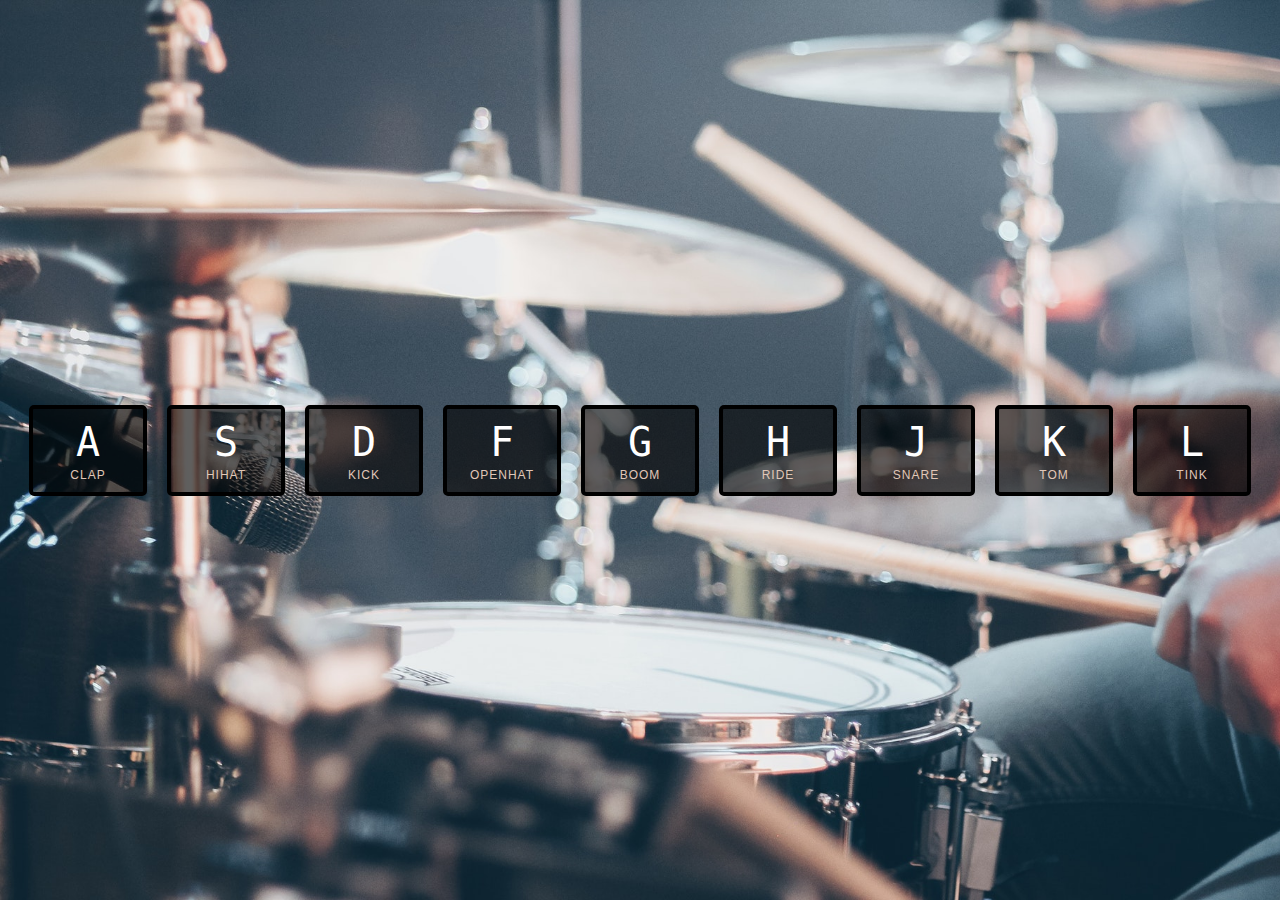
<file: DAY1 - JavaScript Drum Kit/index.html>
<!DOCTYPE html>
<html>

<head>
  <title>JavaScript Drum Kit</title>
  <meta charset="utf-8">
  <meta name="viewport" content="width=device-width, initial-scale=1">
  <link rel="stylesheet" href="style.css">
</head>

<body>
  <div class="keys">
    <div class="key" data-key="65">
      <kbd>A</kbd>
      <span class="sound">clap</span>
    </div>
    <div class="key" data-key="83">
      <kbd>S</kbd>
      <span class="sound">hihat</span>
    </div>
    <div class="key" data-key="68">
      <kbd>D</kbd>
      <span class="sound">kick</span>
    </div>
    <div class="key" data-key="70">
      <kbd>F</kbd>
      <span class="sound">openhat</span>
    </div>
    <div class="key" data-key="71">
      <kbd>G</kbd>
      <span class="sound">boom</span>
    </div>
    <div class="key" data-key="72">
      <kbd>H</kbd>
      <span class="sound">ride</span>
    </div>
    <div class="key" data-key="74">
      <kbd>J</kbd>
      <span class="sound">snare</span>
    </div>
    <div class="key" data-key="75">
      <kbd>K</kbd>
      <span class="sound">tom</span>
    </div>
    <div class="key" data-key="76">
      <kbd>L</kbd>
      <span class="sound">tink</span>
    </div>
  </div>

  <audio src="sounds/clap.wav" data-key="65"></audio>
  <audio src="sounds/hihat.wav" data-key="83"></audio>
  <audio src="sounds/kick.wav" data-key="68"></audio>
  <audio src="sounds/openhat.wav" data-key="70"></audio>
  <audio src="sounds/boom.wav" data-key="71"></audio>
  <audio src="sounds/ride.wav" data-key="72"></audio>
  <audio src="sounds/snare.wav" data-key="74"></audio>
  <audio src="sounds/tom.wav" data-key="75"></audio>
  <audio src="sounds/kick.wav" data-key="76"></audio>

  <script src="app.js"></script>
</body>

</html>
</file>
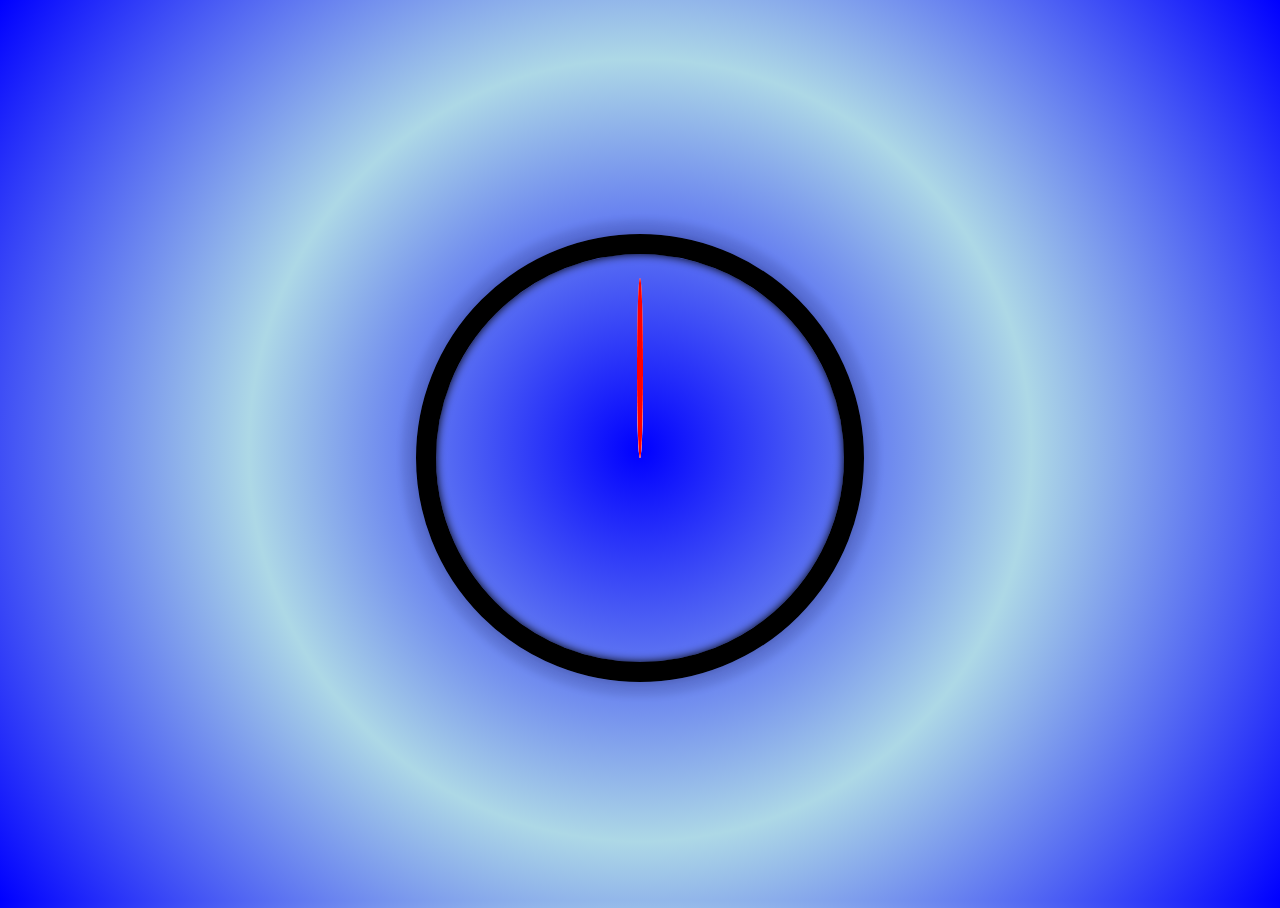
<file: DAY2 - CSS and JS Clock/index.html>
<!DOCTYPE html>
<html>
  <head>
    <title>CSS and JS Clock</title>
    <meta charset="utf-8">
    <meta name="viewport" content="width=device-width, initial-scale=1">
    <link rel="stylesheet" href="style.css">
  </head>
<body>
<div class="clock">
  <div class="clock-face">
    <div class="hand hour-hand"></div>
    <div class="hand min-hand"></div>
    <div class="hand sec-hand"></div>
</div>
</div>
<script src="app.js"></script>
</body>
</html>
</file>
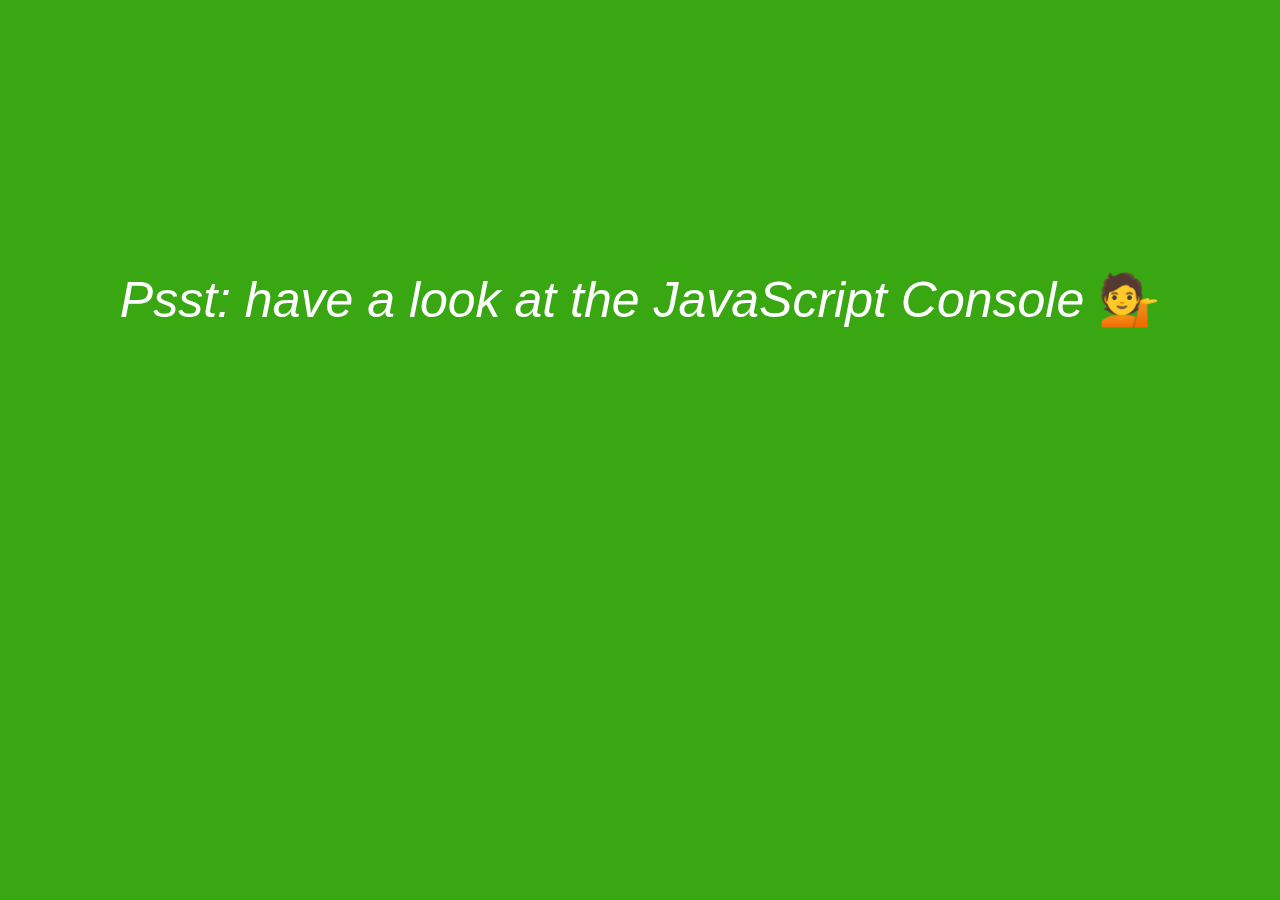
<file: DAY4 - Array Cardio Part 1/index.html>
<!DOCTYPE html>
<html>

<head>
  <title>Array Cardio Part 1</title>
  <meta charset="utf-8">
  <meta name="viewport" content="width=device-width, initial-scale=1">
  <link rel="stylesheet" href="style.css">
</head>

<body>
  <p><em>Psst: have a look at the JavaScript Console</em> 💁</p>
  <script src="app.js"></script>
</body>

</html>
</file>
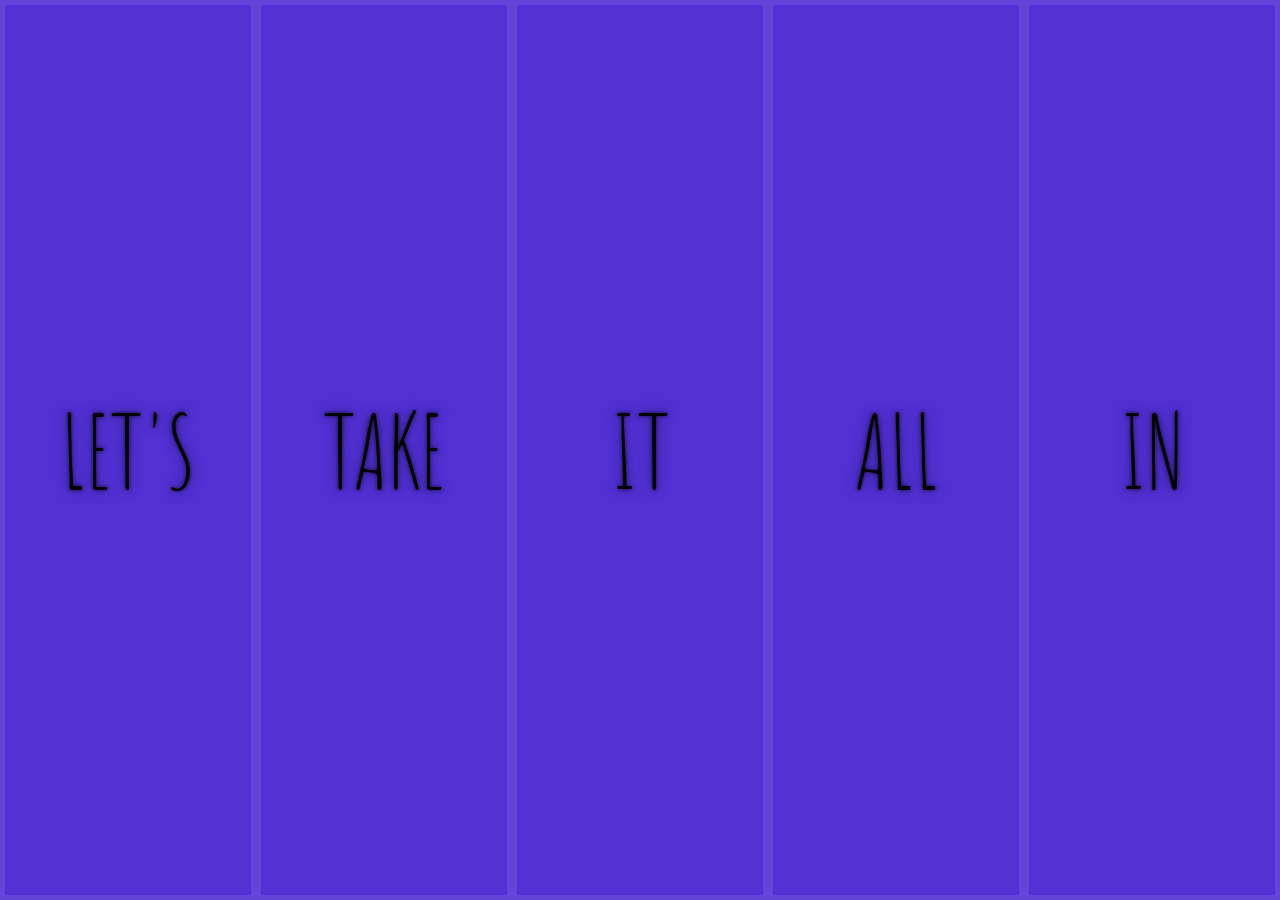
<file: DAY5 - Flex Panels Image Galery/index.html>
<!DOCTYPE html>
<html>

<head>
  <title>Flex Panels Image Galery</title>
  <meta charset="utf-8">
  <meta name="viewport" content="width=device-width, initial-scale=1">
  <link rel="stylesheet" href="style.css">
</head>

<body>
  <div class="panels">
    <div class="panel panel1">
      <p>Hey</p>
      <p>Let's</p>
      <p>Dance</p>
    </div>
    <div class="panel panel2">
      <p>Give</p>
      <p>Take</p>
      <p>Receive</p>
    </div>
    <div class="panel panel3">
      <p>Experience</p>
      <p>It</p>
      <p>Today</p>
    </div>
    <div class="panel panel4">
      <p>Give</p>
      <p>All</p>
      <p>You can</p>
    </div>
    <div class="panel panel5">
      <p>Life</p>
      <p>In</p>
      <p>Motion</p>
    </div>
  </div>
  <script src="app.js"></script>
</body>

</html>
</file>
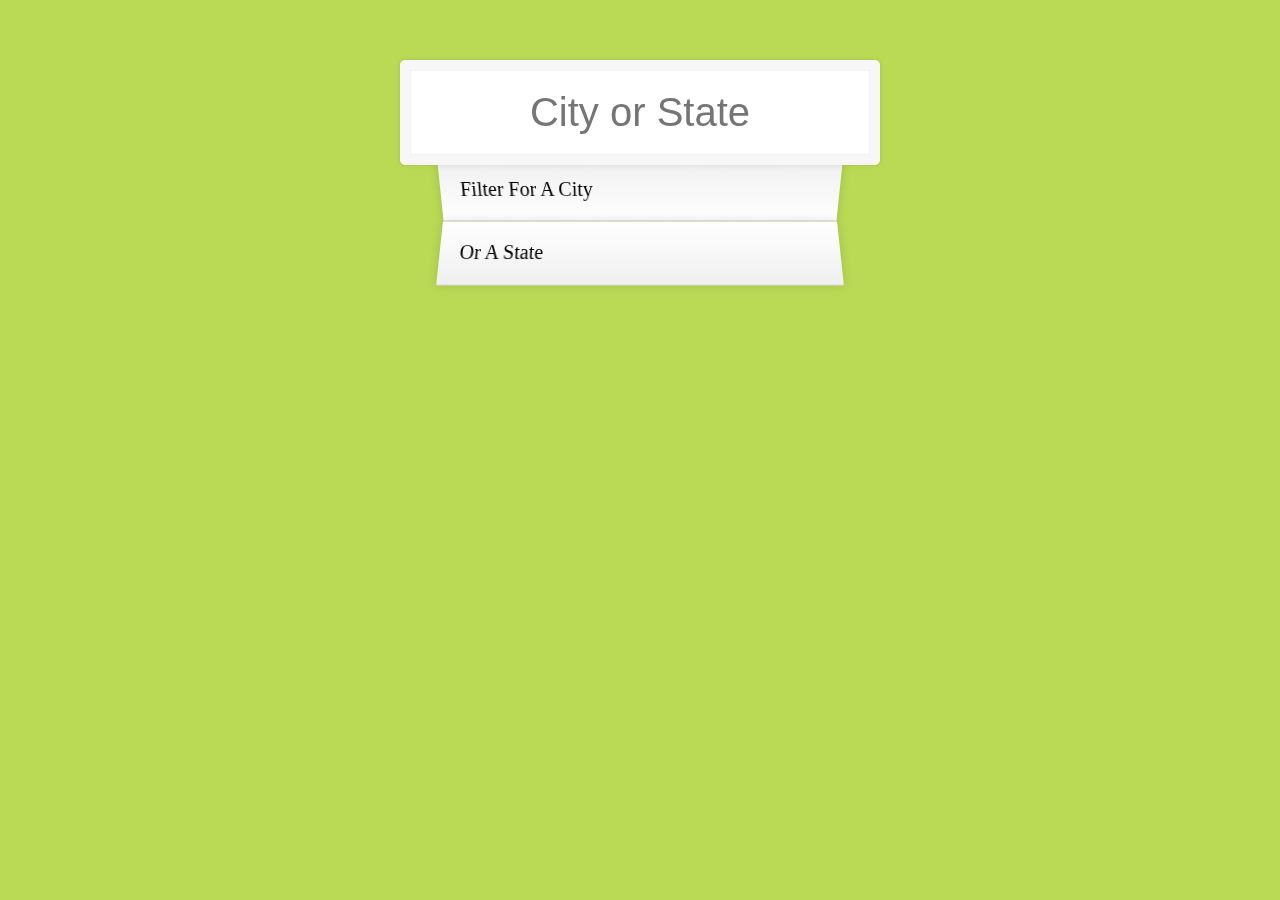
<file: DAY6 - Ajax Type Ahead/index.html>
<!DOCTYPE html>
<html>

<head>
  <title>Type Ahead 👀</title>
  <meta charset="utf-8">
  <meta name="viewport" content="width=device-width, initial-scale=1">
  <link rel="stylesheet" href="style.css">
</head>

<body>
  <form class="search-form">
    <input type="text" class="search" placeholder="City or State">
    <ul class="suggestions">
      <li>Filter for a city</li>
      <li>or a state</li>
    </ul>
  </form>

  <script src="app.js"></script>
</body>

</html>
</file>
<file: DAY1 - JavaScript Drum Kit/style.css>
html {
  font-size: 10px;
  background: url(drums.jpeg);
  background-size: cover;
}

html,
body {
  margin: 0;
  padding: 0;
  font-family: sans-serif;
}

.keys {
  display: flex;
  flex: 1;
  min-height: 100vh;
  align-items: center;
  justify-content: center;
}

.key {
  border: .4rem solid black;
  border-radius: .5rem;
  margin: 1rem;
  font-size: 1.5rem;
  padding: 1rem .5rem;
  width: 10rem;
  text-align: center;
  color: white;
  background: rgba(0,0,0,0.6);
  text-shadow: 0, 0, .5rem, black;
  transition: all 0.07s ease;
}

kbd {
  display: block;
  font-size: 4rem;
}

.sound {
  font-size: 1.2rem;
  text-transform: uppercase;
  letter-spacing: .1rem;
  color: #e0c7b8;
}

.playing {
  transform: scale(1.1);
  border-color: #e0c7b8;
  box-shadow: 0 0 1rem #e0c7b8;
}
</file>
<file: DAY2 - CSS and JS Clock/style.css>
* {
}

html {
  height: 100vh;
  background: blue; /* For browsers that do not support gradients */
  background: radial-gradient(circle, blue, lightblue, blue);
  background-size: cover;
  text-align: center;
  font-size: 12px;
}

body {
  font-size: 2rem;
  display: flex;
  flex: 1;
  min-height: 100vh;
  align-items: center;
  justify-content: center;
}

.clock {
  width: 30rem;
  height: 30rem;
  border:20px solid black;
  border-radius:50%;
  margin: 50px auto;
  position: relative;
  padding:2rem;
  box-shadow:
    0 0 7px 14px rgba(0,0,0,0.1),
    inset 0 0 0 0px #000000,
    inset 0 0 10px black,
    0 0 10px rgba(0,0,0,0.2);
}

.clock-face {
  position: relative;
  width: 100%;
  height: 100%;
  transform: translateY(-3px); /* account for the height of the clock hands */
    }

.hand {
  position: absolute;
  width:50%;
  height:6px;
  background: white;
  top:50%;
  border-radius: 50%;
  transform-origin: 100%;
  transform: rotate(90deg);
  transition: all 0.05s;
  transition-timing-function: cubic-bezier(0.1, 2.7, 0.58, 1);
}

.sec-hand {
  background: red;
}

.hour-hand {
  width: 40%;
  right: 50%;
}
</file>
<file: DAY4 - Array Cardio Part 1/style.css>
body {
  font-family: 'helvetica neue', sans-serif;
  font-size: 50px;
  font-weight: 100;
  width: auto;
  height: 100%;
  text-align: center;
  vertical-align: middle;
  color: white;
  background: #39a712;
}

p {
  line-height: 500px;
}
</file>
<file: DAY5 - Flex Panels Image Galery/style.css>
@import url('https://fonts.googleapis.com/css?family=Amatic+SC');
html {
  box-sizing: border-box;
  background: #BADA55;
  font-family: 'helvetica neue';
  font-size: 20px;
  font-weight: 200;
}

body {
  margin: 0;
}

*, *::before, *::after {
  box-sizing: inherit;
}

.panels {
  min-height: 100vh;
  overflow: hidden;
  display: flex;
}

.panel {
  background: #5130D4;
  color: black;
  box-shadow: inset 0 0 0 5px rgba(255, 255, 255, 0.1);
  text-align: center;
  align-items: center;
  font-size: 20px;
  background-size: cover;
  background-position: center;
  flex: 1;
  justify-content: center;
  align-items: center;
  display: flex;
  flex-direction: column;
  transition: font-size 0.7s cubic-bezier(0.61, -0.19, 0.7, -0.11), flex 0.7s cubic-bezier(0.61, -0.19, 0.7, -0.11), background 0.2s;
}

.panel1 {
  background-image: url(https://images.unsplash.com/photo-1460750860062-82a52139a0d6?ixlib=rb-0.3.5&ixid=eyJhcHBfaWQiOjF9&s=5bb7508efff6884f64720a2a8c00c750&auto=format&fit=crop&w=1500&q=80);
}

.panel2 {
  background-image: url(https://images.unsplash.com/photo-1460574283810-2aab119d8511?ixlib=rb-0.3.5&ixid=eyJhcHBfaWQiOjI0MX0&s=ae291ff35d1737fae7461e08bd51ac60&auto=format&fit=crop&w=1488&q=80);
}

.panel3 {
  background-image: url(https://images.unsplash.com/photo-1456318019777-ccdc4d5b2396?ixlib=rb-0.3.5&ixid=eyJhcHBfaWQiOjEyMDd9&s=546e877f9d4a168d0751171be50468c5&auto=format&fit=crop&w=1494&q=80);
}

.panel4 {
  background-image: url(https://images.unsplash.com/photo-1422157245273-e08b638b4b00?ixlib=rb-0.3.5&ixid=eyJhcHBfaWQiOjEyMDd9&s=2b444aa027e10278ea98cc1409dc581b&auto=format&fit=crop&w=1567&q=80);
}

.panel5 {
  background-image: url(https://images.unsplash.com/photo-1433360405326-e50f909805b3?ixlib=rb-0.3.5&ixid=eyJhcHBfaWQiOjEyMDd9&s=43d77a1826dd34f12c61de414dba642c&auto=format&fit=crop&w=1510&q=80);
}

/* Flex Childern */

.panel>* {
  margin: 0;
  width: 100%;
  transition: transform 0.5s;
  flex: 1 0 auto;
  display: flex;
  justify-content: center;
  align-items: center;
}

.panel>*:first-child {
  transform: translateY(-100%);
}

.panel.open-active>*:first-child {
  transform: translateY(0);
}

.panel>*:last-child {
  transform: translateY(100%);
}

.panel.open-active>*:last-child {
  transform: translateY(0);
}

.panel p {
  text-transform: uppercase;
  font-family: 'Amatic SC', cursive;
  font-size: 3em;
  text-shadow: 0 0 4px rgba(0, 0, 0, 0.72), 0 0 14px rgba(0, 0, 0, 0.45);
}

.panel p:nth-child(2) {
  font-size: 5em;
}

.open {
  font-size: 40px;
  flex: 4;
}
</file>
<file: DAY6 - Ajax Type Ahead/style.css>
html {
  box-sizing: border-box;
  background: #BADA55;
  font-family: 'helvetica neue';
  font-size: 20px;
  font-weight: 200;
}

*, *:before, *:after {
  box-sizing: inherit;
}

input {
  width: 100%;
  padding: 20px;
}

.search-form {
  max-width: 400px;
  margin: 50px auto;
}

input.search {
  margin: 0;
  text-align: center;
  outline: 0;
  border: 10px solid #F7F7F7;
  width: 120%;
  left: -10%;
  position: relative;
  top: 10px;
  z-index: 2;
  border-radius: 5px;
  font-size: 40px;
  box-shadow: 0 0 5px rgba(0, 0, 0, 0.12), inset 0 0 2px rgba(0, 0, 0, 0.19);
}

.suggestions {
  margin: 0;
  padding: 0;
  position: relative;
  /*perspective:20px;*/
}

.suggestions li {
  background: white;
  list-style: none;
  border-bottom: 1px solid #D8D8D8;
  box-shadow: 0 0 10px rgba(0, 0, 0, 0.14);
  margin: 0;
  padding: 20px;
  transition: background 0.2s;
  display: flex;
  justify-content: space-between;
  text-transform: capitalize;
}

.suggestions li:nth-child(even) {
  transform: perspective(100px) rotateX(3deg) translateY(2px) scale(1.001);
  background: linear-gradient(to bottom, #ffffff 0%, #EFEFEF 100%);
}

.suggestions li:nth-child(odd) {
  transform: perspective(100px) rotateX(-3deg) translateY(3px);
  background: linear-gradient(to top, #ffffff 0%, #EFEFEF 100%);
}

span.population {
  font-size: 15px;
}

.hl {
  background: #BADA55;
}
</file>
